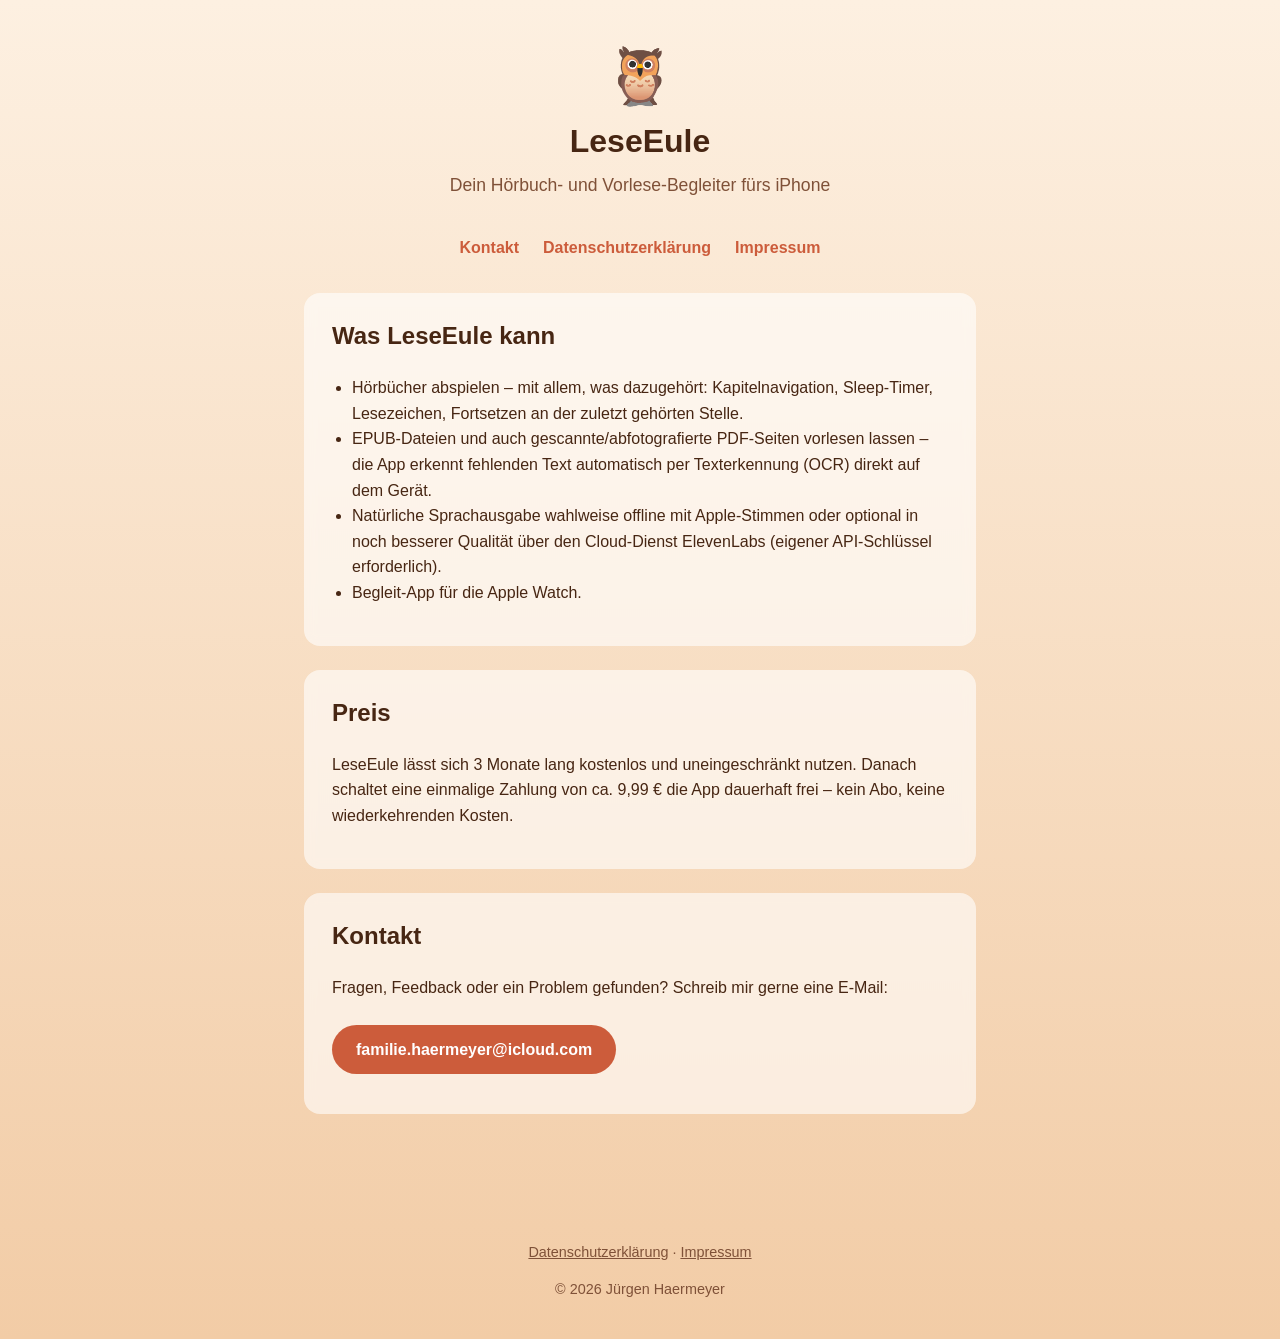
<file: index.html>
<!DOCTYPE html>
<html lang="de">
<head>
<meta charset="UTF-8">
<meta name="viewport" content="width=device-width, initial-scale=1">
<title>LeseEule – Hörbuch- und Vorlese-App für iPhone</title>
<meta name="description" content="LeseEule liest dir Hörbücher und EPUB-Dateien natürlich klingend vor – mit Apple-Stimmen offline oder optional per ElevenLabs Cloud-TTS.">
<link rel="stylesheet" href="style.css">
</head>
<body>
<header>
  <div class="owl">🦉</div>
  <h1>LeseEule</h1>
  <p class="tagline">Dein Hörbuch- und Vorlese-Begleiter fürs iPhone</p>
</header>

<nav>
  <a href="#kontakt">Kontakt</a>
  <a href="datenschutz.html">Datenschutzerklärung</a>
  <a href="impressum.html">Impressum</a>
</nav>

<main>
  <div class="card">
    <h2>Was LeseEule kann</h2>
    <ul>
      <li>Hörbücher abspielen – mit allem, was dazugehört: Kapitelnavigation, Sleep-Timer, Lesezeichen, Fortsetzen an der zuletzt gehörten Stelle.</li>
      <li>EPUB-Dateien und auch gescannte/abfotografierte PDF-Seiten vorlesen lassen – die App erkennt fehlenden Text automatisch per Texterkennung (OCR) direkt auf dem Gerät.</li>
      <li>Natürliche Sprachausgabe wahlweise offline mit Apple-Stimmen oder optional in noch besserer Qualität über den Cloud-Dienst ElevenLabs (eigener API-Schlüssel erforderlich).</li>
      <li>Begleit-App für die Apple Watch.</li>
    </ul>
  </div>

  <div class="card">
    <h2>Preis</h2>
    <p>LeseEule lässt sich 3 Monate lang kostenlos und uneingeschränkt nutzen. Danach schaltet eine einmalige Zahlung von ca. 9,99 € die App dauerhaft frei – kein Abo, keine wiederkehrenden Kosten.</p>
  </div>

  <div class="card" id="kontakt">
    <h2>Kontakt</h2>
    <p>Fragen, Feedback oder ein Problem gefunden? Schreib mir gerne eine E-Mail:</p>
    <p><a class="button" href="mailto:familie.haermeyer@icloud.com">familie.haermeyer@icloud.com</a></p>
  </div>
</main>

<footer>
  <p><a href="datenschutz.html">Datenschutzerklärung</a> · <a href="impressum.html">Impressum</a></p>
  <p>&copy; 2026 Jürgen Haermeyer</p>
</footer>
</body>
</html>
</file>
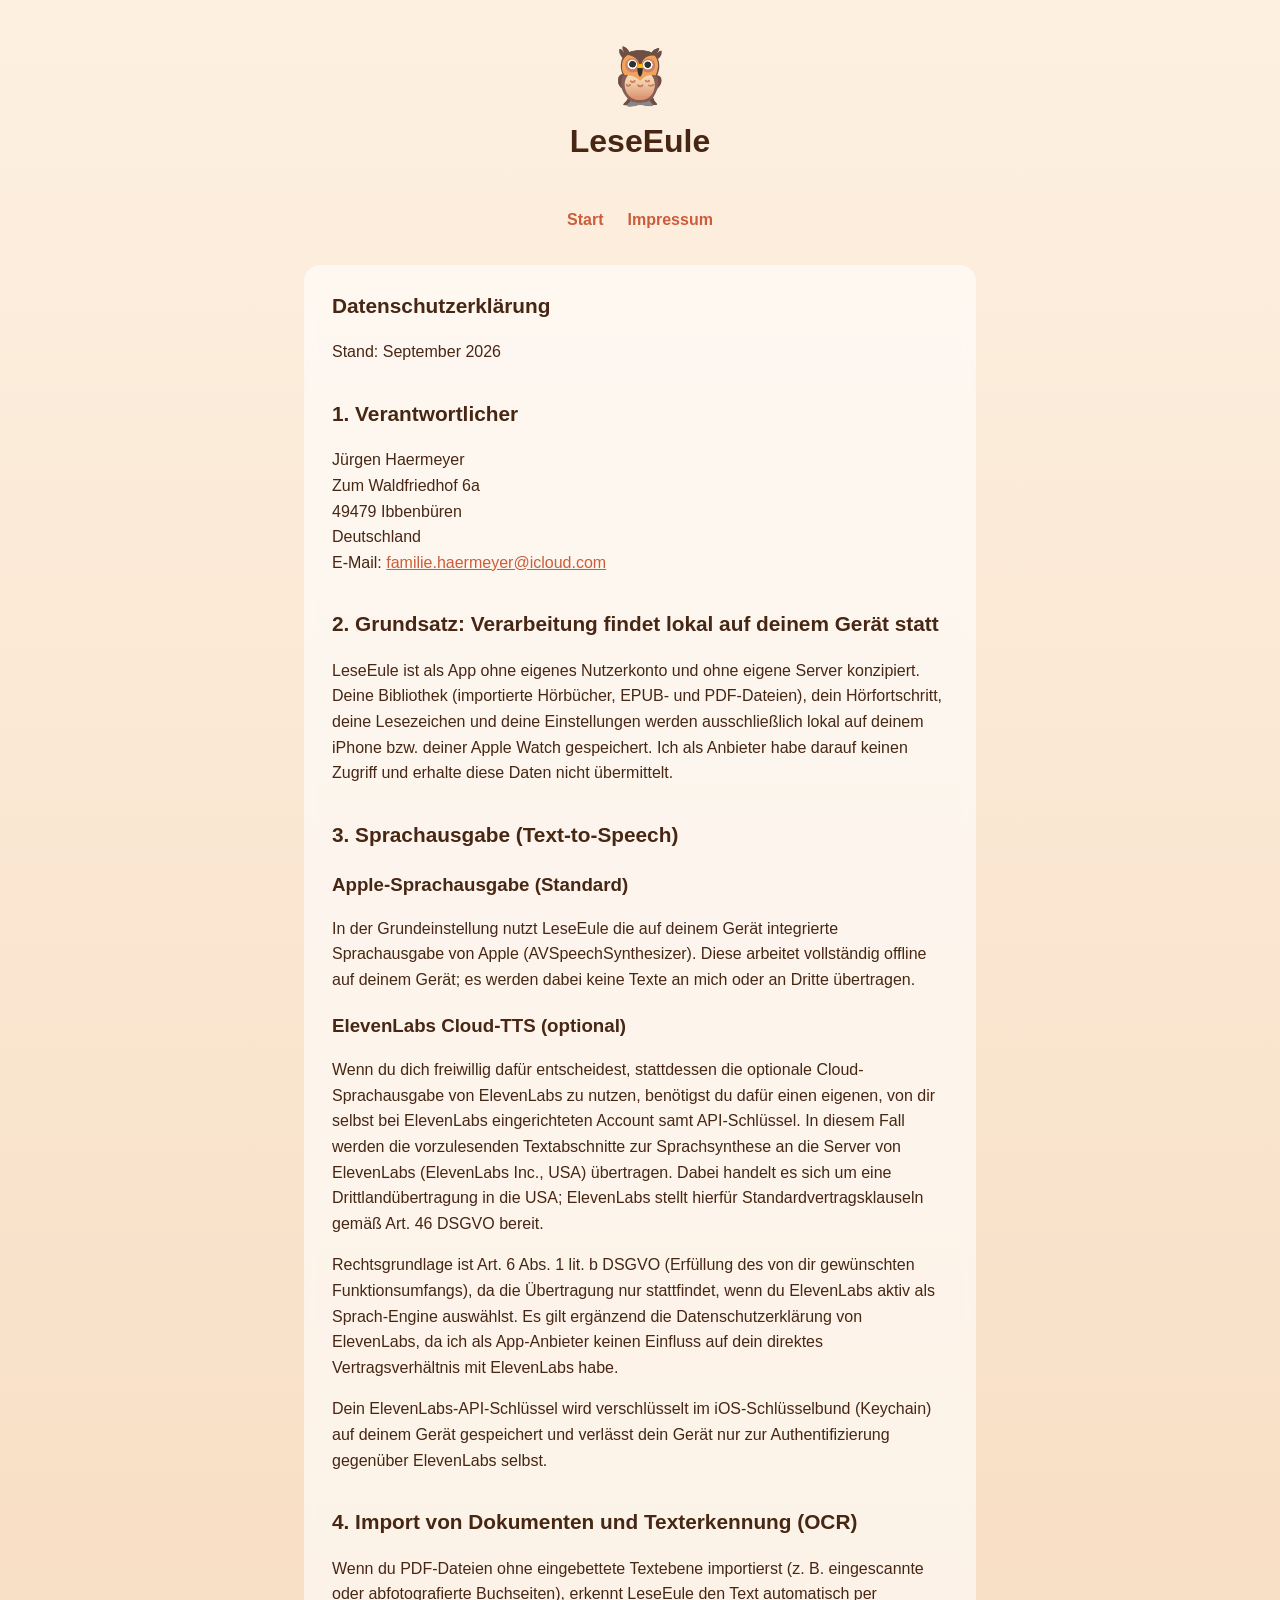
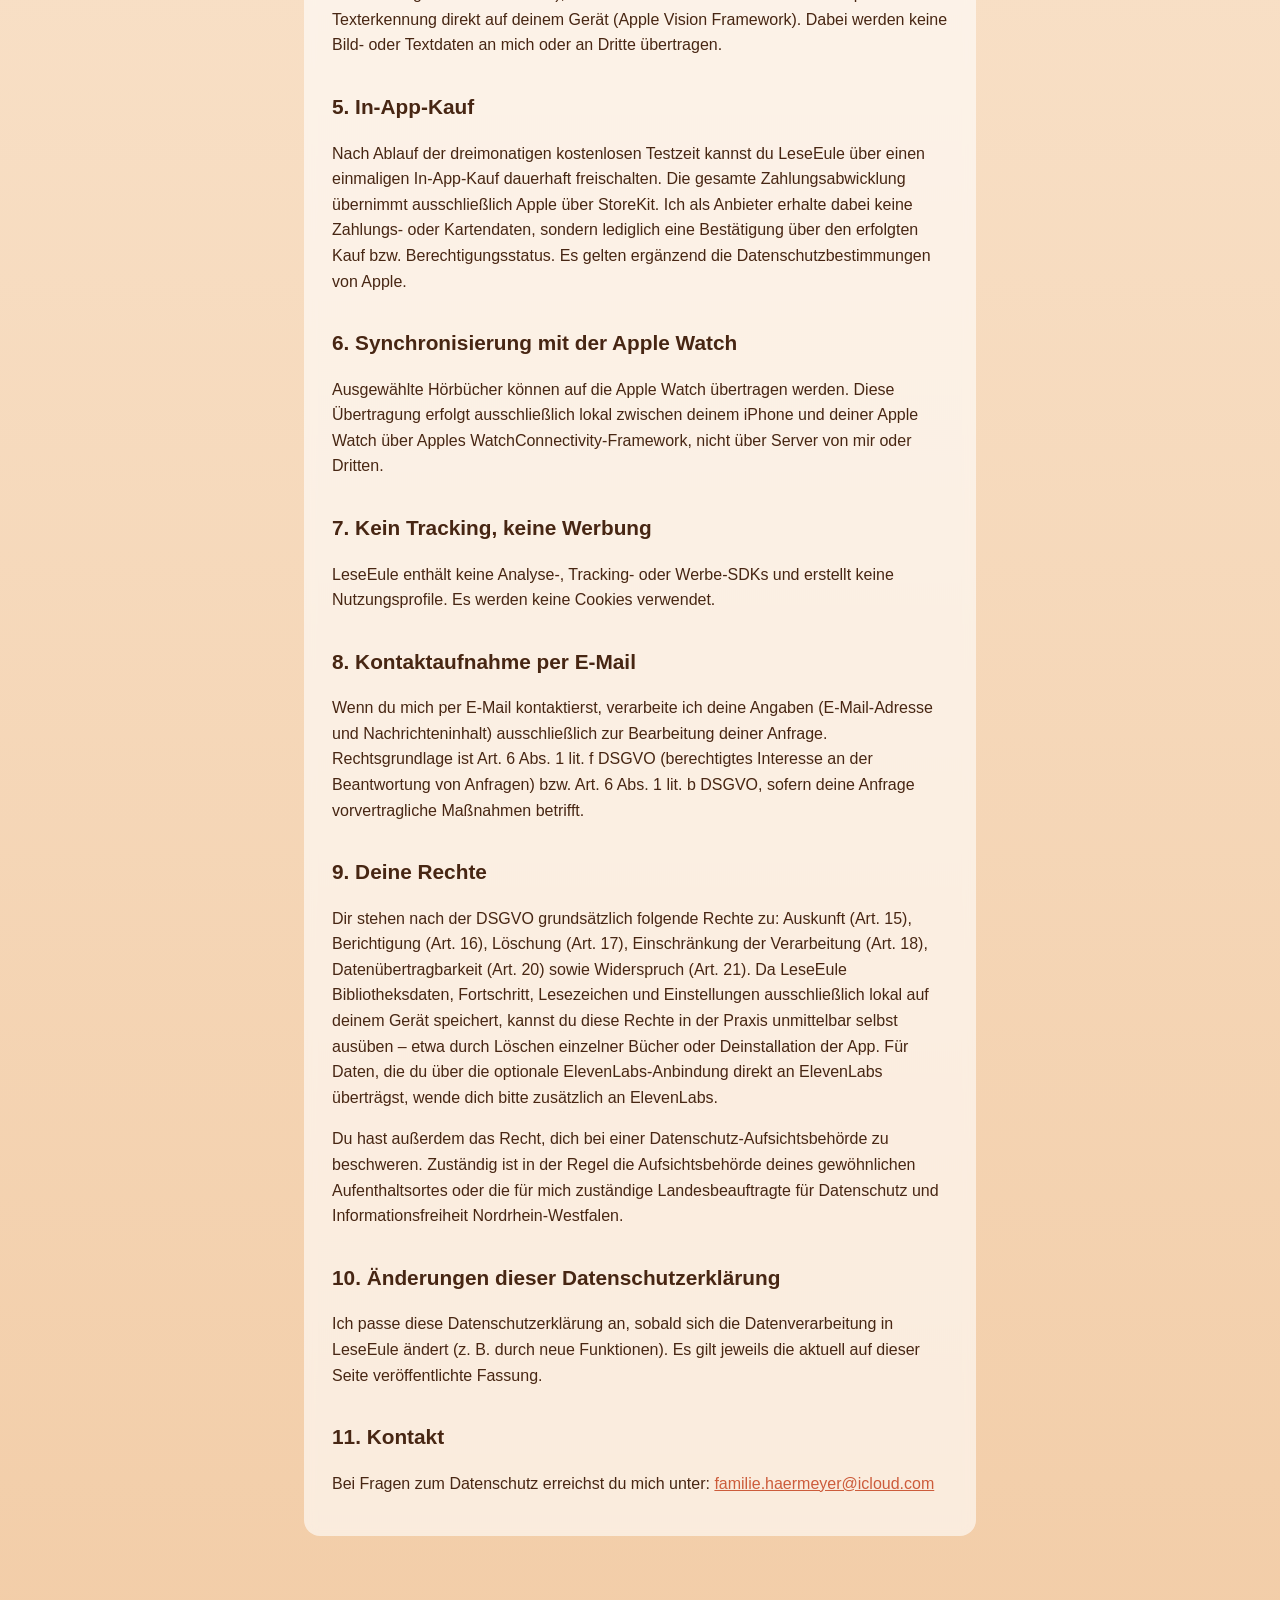
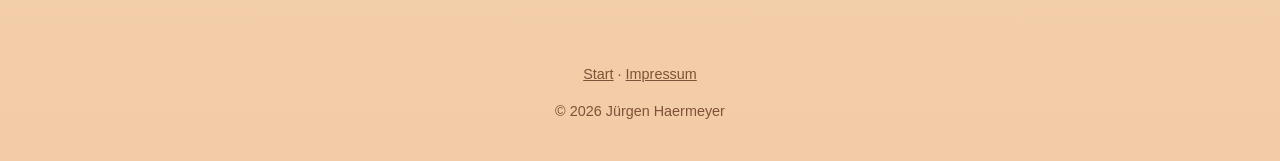
<file: datenschutz.html>
<!DOCTYPE html>
<html lang="de">
<head>
<meta charset="UTF-8">
<meta name="viewport" content="width=device-width, initial-scale=1">
<title>Datenschutzerklärung – LeseEule</title>
<link rel="stylesheet" href="style.css">
</head>
<body>
<header>
  <div class="owl">🦉</div>
  <h1>LeseEule</h1>
</header>

<nav>
  <a href="index.html">Start</a>
  <a href="impressum.html">Impressum</a>
</nav>

<main>
  <div class="card legal">
    <h2>Datenschutzerklärung</h2>
    <p>Stand: September 2026</p>

    <h2>1. Verantwortlicher</h2>
    <p>
      Jürgen Haermeyer<br>
      Zum Waldfriedhof 6a<br>
      49479 Ibbenbüren<br>
      Deutschland<br>
      E-Mail: <a href="mailto:familie.haermeyer@icloud.com">familie.haermeyer@icloud.com</a>
    </p>

    <h2>2. Grundsatz: Verarbeitung findet lokal auf deinem Gerät statt</h2>
    <p>LeseEule ist als App ohne eigenes Nutzerkonto und ohne eigene Server konzipiert. Deine Bibliothek (importierte Hörbücher, EPUB- und PDF-Dateien), dein Hörfortschritt, deine Lesezeichen und deine Einstellungen werden ausschließlich lokal auf deinem iPhone bzw. deiner Apple Watch gespeichert. Ich als Anbieter habe darauf keinen Zugriff und erhalte diese Daten nicht übermittelt.</p>

    <h2>3. Sprachausgabe (Text-to-Speech)</h2>
    <h3>Apple-Sprachausgabe (Standard)</h3>
    <p>In der Grundeinstellung nutzt LeseEule die auf deinem Gerät integrierte Sprachausgabe von Apple (AVSpeechSynthesizer). Diese arbeitet vollständig offline auf deinem Gerät; es werden dabei keine Texte an mich oder an Dritte übertragen.</p>

    <h3>ElevenLabs Cloud-TTS (optional)</h3>
    <p>Wenn du dich freiwillig dafür entscheidest, stattdessen die optionale Cloud-Sprachausgabe von ElevenLabs zu nutzen, benötigst du dafür einen eigenen, von dir selbst bei ElevenLabs eingerichteten Account samt API-Schlüssel. In diesem Fall werden die vorzulesenden Textabschnitte zur Sprachsynthese an die Server von ElevenLabs (ElevenLabs Inc., USA) übertragen. Dabei handelt es sich um eine Drittlandübertragung in die USA; ElevenLabs stellt hierfür Standardvertragsklauseln gemäß Art. 46 DSGVO bereit.</p>
    <p>Rechtsgrundlage ist Art. 6 Abs. 1 lit. b DSGVO (Erfüllung des von dir gewünschten Funktionsumfangs), da die Übertragung nur stattfindet, wenn du ElevenLabs aktiv als Sprach-Engine auswählst. Es gilt ergänzend die Datenschutzerklärung von ElevenLabs, da ich als App-Anbieter keinen Einfluss auf dein direktes Vertragsverhältnis mit ElevenLabs habe.</p>
    <p>Dein ElevenLabs-API-Schlüssel wird verschlüsselt im iOS-Schlüsselbund (Keychain) auf deinem Gerät gespeichert und verlässt dein Gerät nur zur Authentifizierung gegenüber ElevenLabs selbst.</p>

    <h2>4. Import von Dokumenten und Texterkennung (OCR)</h2>
    <p>Wenn du PDF-Dateien ohne eingebettete Textebene importierst (z. B. eingescannte oder abfotografierte Buchseiten), erkennt LeseEule den Text automatisch per Texterkennung direkt auf deinem Gerät (Apple Vision Framework). Dabei werden keine Bild- oder Textdaten an mich oder an Dritte übertragen.</p>

    <h2>5. In-App-Kauf</h2>
    <p>Nach Ablauf der dreimonatigen kostenlosen Testzeit kannst du LeseEule über einen einmaligen In-App-Kauf dauerhaft freischalten. Die gesamte Zahlungsabwicklung übernimmt ausschließlich Apple über StoreKit. Ich als Anbieter erhalte dabei keine Zahlungs- oder Kartendaten, sondern lediglich eine Bestätigung über den erfolgten Kauf bzw. Berechtigungsstatus. Es gelten ergänzend die Datenschutzbestimmungen von Apple.</p>

    <h2>6. Synchronisierung mit der Apple Watch</h2>
    <p>Ausgewählte Hörbücher können auf die Apple Watch übertragen werden. Diese Übertragung erfolgt ausschließlich lokal zwischen deinem iPhone und deiner Apple Watch über Apples WatchConnectivity-Framework, nicht über Server von mir oder Dritten.</p>

    <h2>7. Kein Tracking, keine Werbung</h2>
    <p>LeseEule enthält keine Analyse-, Tracking- oder Werbe-SDKs und erstellt keine Nutzungsprofile. Es werden keine Cookies verwendet.</p>

    <h2>8. Kontaktaufnahme per E-Mail</h2>
    <p>Wenn du mich per E-Mail kontaktierst, verarbeite ich deine Angaben (E-Mail-Adresse und Nachrichteninhalt) ausschließlich zur Bearbeitung deiner Anfrage. Rechtsgrundlage ist Art. 6 Abs. 1 lit. f DSGVO (berechtigtes Interesse an der Beantwortung von Anfragen) bzw. Art. 6 Abs. 1 lit. b DSGVO, sofern deine Anfrage vorvertragliche Maßnahmen betrifft.</p>

    <h2>9. Deine Rechte</h2>
    <p>Dir stehen nach der DSGVO grundsätzlich folgende Rechte zu: Auskunft (Art. 15), Berichtigung (Art. 16), Löschung (Art. 17), Einschränkung der Verarbeitung (Art. 18), Datenübertragbarkeit (Art. 20) sowie Widerspruch (Art. 21). Da LeseEule Bibliotheksdaten, Fortschritt, Lesezeichen und Einstellungen ausschließlich lokal auf deinem Gerät speichert, kannst du diese Rechte in der Praxis unmittelbar selbst ausüben – etwa durch Löschen einzelner Bücher oder Deinstallation der App. Für Daten, die du über die optionale ElevenLabs-Anbindung direkt an ElevenLabs überträgst, wende dich bitte zusätzlich an ElevenLabs.</p>
    <p>Du hast außerdem das Recht, dich bei einer Datenschutz-Aufsichtsbehörde zu beschweren. Zuständig ist in der Regel die Aufsichtsbehörde deines gewöhnlichen Aufenthaltsortes oder die für mich zuständige Landesbeauftragte für Datenschutz und Informationsfreiheit Nordrhein-Westfalen.</p>

    <h2>10. Änderungen dieser Datenschutzerklärung</h2>
    <p>Ich passe diese Datenschutzerklärung an, sobald sich die Datenverarbeitung in LeseEule ändert (z. B. durch neue Funktionen). Es gilt jeweils die aktuell auf dieser Seite veröffentlichte Fassung.</p>

    <h2>11. Kontakt</h2>
    <p>Bei Fragen zum Datenschutz erreichst du mich unter: <a href="mailto:familie.haermeyer@icloud.com">familie.haermeyer@icloud.com</a></p>
  </div>
</main>

<footer>
  <p><a href="index.html">Start</a> · <a href="impressum.html">Impressum</a></p>
  <p>&copy; 2026 Jürgen Haermeyer</p>
</footer>
</body>
</html>
</file>
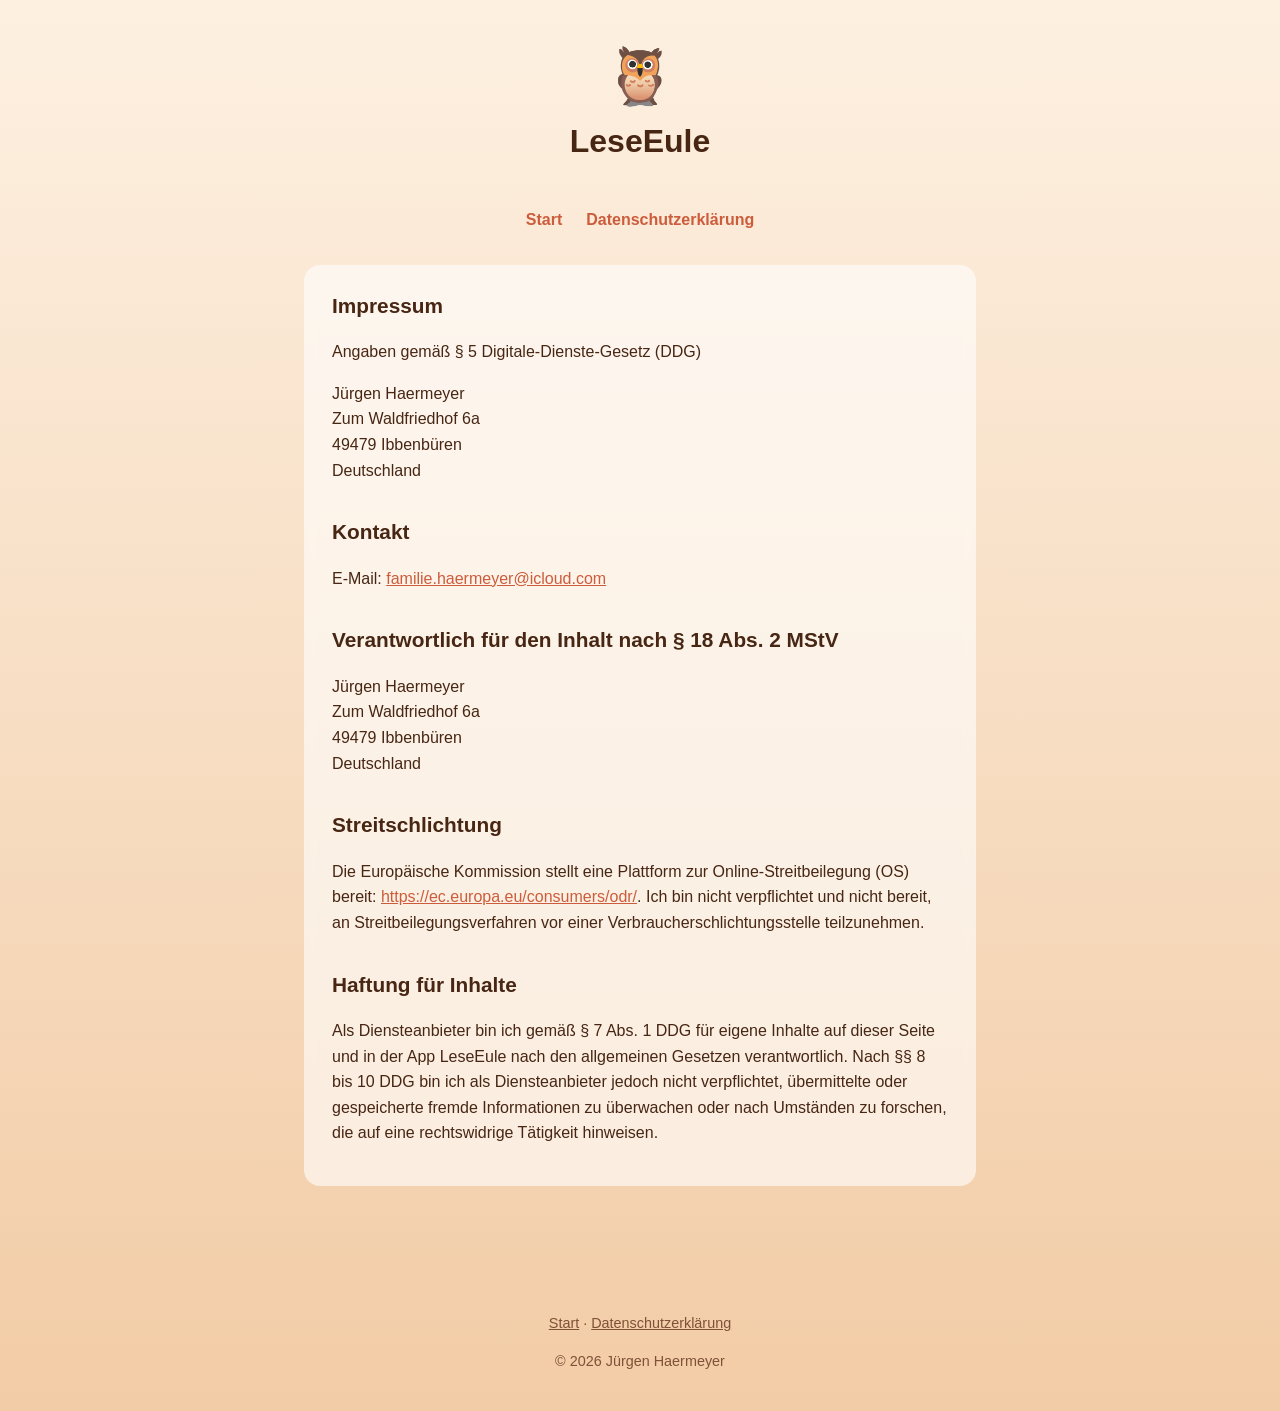
<file: impressum.html>
<!DOCTYPE html>
<html lang="de">
<head>
<meta charset="UTF-8">
<meta name="viewport" content="width=device-width, initial-scale=1">
<title>Impressum – LeseEule</title>
<link rel="stylesheet" href="style.css">
</head>
<body>
<header>
  <div class="owl">🦉</div>
  <h1>LeseEule</h1>
</header>

<nav>
  <a href="index.html">Start</a>
  <a href="datenschutz.html">Datenschutzerklärung</a>
</nav>

<main>
  <div class="card legal">
    <h2>Impressum</h2>

    <p>Angaben gemäß § 5 Digitale-Dienste-Gesetz (DDG)</p>

    <p>
      Jürgen Haermeyer<br>
      Zum Waldfriedhof 6a<br>
      49479 Ibbenbüren<br>
      Deutschland
    </p>

    <h2>Kontakt</h2>
    <p>E-Mail: <a href="mailto:familie.haermeyer@icloud.com">familie.haermeyer@icloud.com</a></p>

    <h2>Verantwortlich für den Inhalt nach § 18 Abs. 2 MStV</h2>
    <p>
      Jürgen Haermeyer<br>
      Zum Waldfriedhof 6a<br>
      49479 Ibbenbüren<br>
      Deutschland
    </p>

    <h2>Streitschlichtung</h2>
    <p>Die Europäische Kommission stellt eine Plattform zur Online-Streitbeilegung (OS) bereit: <a href="https://ec.europa.eu/consumers/odr/" target="_blank" rel="noopener">https://ec.europa.eu/consumers/odr/</a>. Ich bin nicht verpflichtet und nicht bereit, an Streitbeilegungsverfahren vor einer Verbraucherschlichtungsstelle teilzunehmen.</p>

    <h2>Haftung für Inhalte</h2>
    <p>Als Diensteanbieter bin ich gemäß § 7 Abs. 1 DDG für eigene Inhalte auf dieser Seite und in der App LeseEule nach den allgemeinen Gesetzen verantwortlich. Nach §§ 8 bis 10 DDG bin ich als Diensteanbieter jedoch nicht verpflichtet, übermittelte oder gespeicherte fremde Informationen zu überwachen oder nach Umständen zu forschen, die auf eine rechtswidrige Tätigkeit hinweisen.</p>
  </div>
</main>

<footer>
  <p><a href="index.html">Start</a> · <a href="datenschutz.html">Datenschutzerklärung</a></p>
  <p>&copy; 2026 Jürgen Haermeyer</p>
</footer>
</body>
</html>
</file>
<file: style.css>
:root {
  --accent: #cc5c3b;
  --accent-light: #ed8c61;
  --bg-top: #fdf0e1;
  --bg-bottom: #f2cca6;
  --text-primary: #472613;
  --text-secondary: #7f5138;
  --card-bg: rgba(255, 255, 255, 0.6);
}

* { box-sizing: border-box; }

body {
  margin: 0;
  font-family: -apple-system, BlinkMacSystemFont, "Segoe UI", Roboto, sans-serif;
  color: var(--text-primary);
  background: linear-gradient(180deg, var(--bg-top) 0%, var(--bg-bottom) 100%);
  min-height: 100vh;
  line-height: 1.6;
}

header {
  padding: 48px 24px 24px;
  text-align: center;
}

header .owl {
  font-size: 56px;
  line-height: 1;
}

header h1 {
  margin: 12px 0 4px;
  font-size: 2rem;
}

header p.tagline {
  margin: 0;
  color: var(--text-secondary);
  font-size: 1.1rem;
}

nav {
  display: flex;
  justify-content: center;
  gap: 24px;
  padding: 12px 24px 0;
  flex-wrap: wrap;
}

nav a {
  color: var(--accent);
  text-decoration: none;
  font-weight: 600;
}

nav a:hover { text-decoration: underline; }

main {
  max-width: 720px;
  margin: 0 auto;
  padding: 32px 24px 64px;
}

.card {
  background: var(--card-bg);
  border-radius: 16px;
  padding: 24px 28px;
  margin-bottom: 24px;
  backdrop-filter: blur(6px);
}

h2 {
  color: var(--text-primary);
  margin-top: 0;
}

h3 {
  color: var(--text-primary);
  margin-bottom: 4px;
}

a { color: var(--accent); }

ul { padding-left: 20px; }

.button {
  display: inline-block;
  background: var(--accent);
  color: #fff;
  padding: 12px 24px;
  border-radius: 999px;
  text-decoration: none;
  font-weight: 600;
  margin-top: 8px;
}

.button:hover { background: var(--accent-light); }

footer {
  text-align: center;
  padding: 24px;
  color: var(--text-secondary);
  font-size: 0.9rem;
}

footer a { color: var(--text-secondary); }

.legal h2 { font-size: 1.3rem; margin-top: 32px; }
.legal h2:first-child { margin-top: 0; }
.legal p, .legal li { color: var(--text-primary); }
</file>
